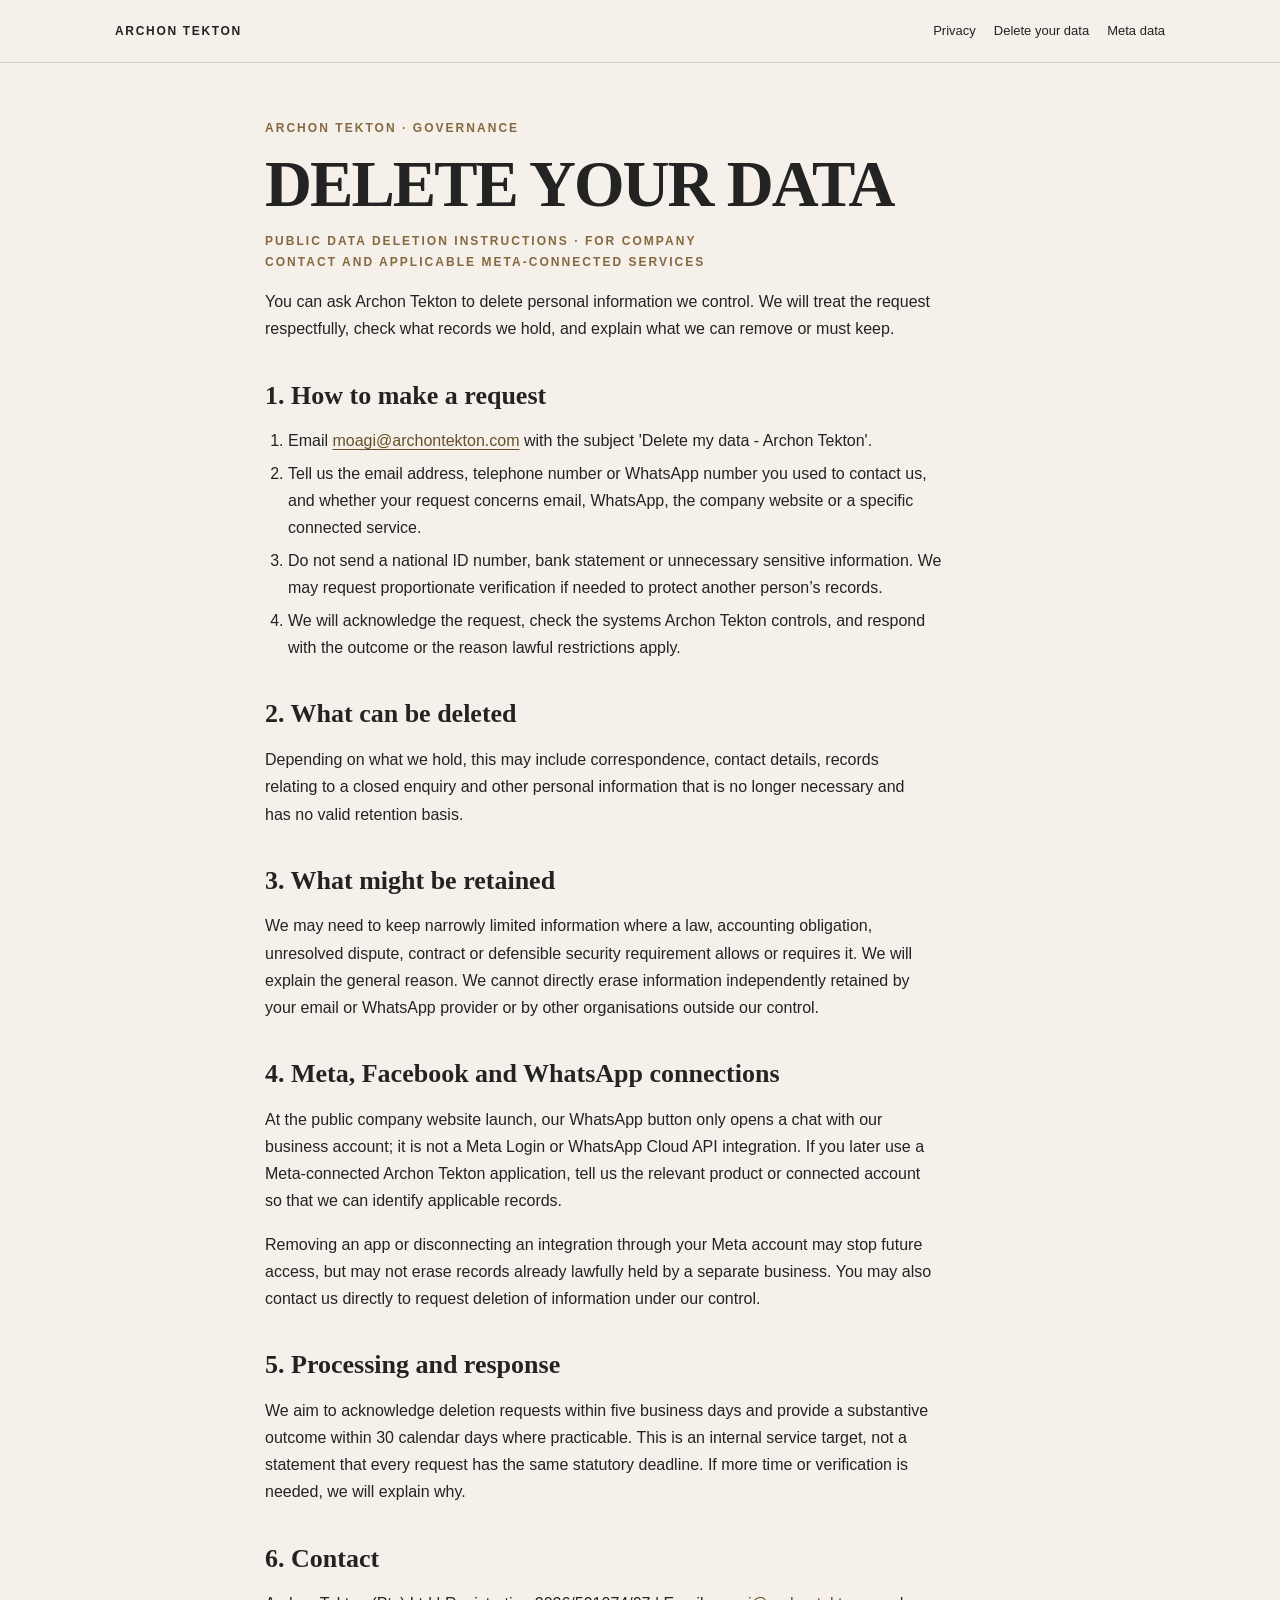
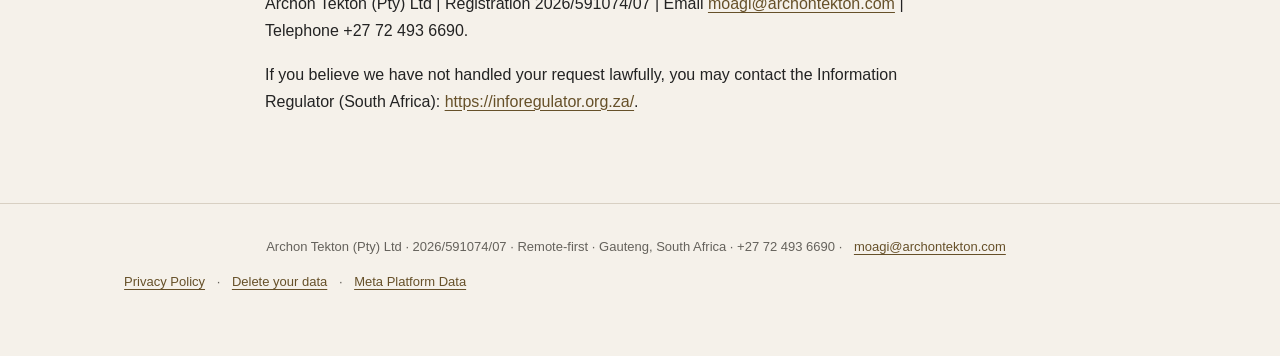
<file: site/delete-data/index.html>
<!doctype html>
<html lang="en">
<head><meta charset="utf-8"><meta name="viewport" content="width=device-width,initial-scale=1">
<title>Delete Your Data | Archon Tekton</title>
<meta name="description" content="Delete Your Data for Archon Tekton (Pty) Ltd, South Africa.">
<link rel="canonical" href="https://archontekton.com/delete-data/">
<style>
:root{--ink:#232323;--gold:#b99159;--paper:#f5f1ea;--line:#d8d0c3}*{box-sizing:border-box}html{scroll-behavior:smooth}body{margin:0;color:var(--ink);background:var(--paper);font-family:Arial,Helvetica,sans-serif;font-size:16px;line-height:1.7}a{color:#665029;text-underline-offset:.2em}a:hover{color:#232323}header{border-bottom:1px solid var(--line);padding:20px max(24px,calc((100vw - 1050px)/2));display:flex;justify-content:space-between;align-items:center;gap:18px}header a{color:var(--ink);text-decoration:none;font-weight:700;letter-spacing:.14em;font-size:12px}nav{display:flex;gap:18px;flex-wrap:wrap}nav a{font-weight:400;letter-spacing:0;font-size:13px}main{max-width:800px;margin:55px auto 88px;padding:0 25px}h1{font-family:Georgia,'Times New Roman',serif;font-size:clamp(42px,6vw,65px);line-height:1.06;letter-spacing:-.03em;margin:0 0 12px}h2{font-family:Georgia,'Times New Roman',serif;font-size:26px;line-height:1.18;margin:38px 0 12px}p,li{max-width:75ch}li{margin:.35em 0}ul,ol{padding-left:23px}.overline{font-size:12px;font-weight:bold;letter-spacing:.17em;color:#84683f;text-transform:uppercase}.intro{font-size:19px;line-height:1.6;margin:23px 0 28px}.legal{padding:18px 22px;border:1px solid var(--line);border-left:4px solid var(--gold);background:#fff9ee;margin:25px 0 30px}.legal strong{display:block}footer{border-top:1px solid var(--line);padding:32px 24px 50px;text-align:center;font-size:13px;color:#65625c}footer a{padding:0 8px}@media(max-width:560px){header{align-items:flex-start;flex-direction:column}main{margin:45px auto 65px}h2{font-size:23px}}
</style>
</head><body>
<header><a href="/">ARCHON TEKTON</a><nav><a href="/privacy/">Privacy</a><a href="/delete-data/">Delete your data</a><a href="/meta-data/">Meta data</a></nav></header>
<main>
<p class="overline">ARCHON TEKTON · GOVERNANCE</p>
<h1>DELETE YOUR DATA</h1>
<p class="overline">Public data deletion instructions · For company contact and applicable Meta-connected services</p>
<p>You can ask Archon Tekton to delete personal information we control. We will treat the request respectfully, check what records we hold, and explain what we can remove or must keep.</p>
<h2>1. How to make a request</h2>
<ol>
<li>Email <a href="mailto:moagi@archontekton.com">moagi@archontekton.com</a> with the subject &#x27;Delete my data - Archon Tekton&#x27;.</li>
<li>Tell us the email address, telephone number or WhatsApp number you used to contact us, and whether your request concerns email, WhatsApp, the company website or a specific connected service.</li>
<li>Do not send a national ID number, bank statement or unnecessary sensitive information. We may request proportionate verification if needed to protect another person’s records.</li>
<li>We will acknowledge the request, check the systems Archon Tekton controls, and respond with the outcome or the reason lawful restrictions apply.</li>
</ol>
<h2>2. What can be deleted</h2>
<p>Depending on what we hold, this may include correspondence, contact details, records relating to a closed enquiry and other personal information that is no longer necessary and has no valid retention basis.</p>
<h2>3. What might be retained</h2>
<p>We may need to keep narrowly limited information where a law, accounting obligation, unresolved dispute, contract or defensible security requirement allows or requires it. We will explain the general reason. We cannot directly erase information independently retained by your email or WhatsApp provider or by other organisations outside our control.</p>
<h2>4. Meta, Facebook and WhatsApp connections</h2>
<p>At the public company website launch, our WhatsApp button only opens a chat with our business account; it is not a Meta Login or WhatsApp Cloud API integration. If you later use a Meta-connected Archon Tekton application, tell us the relevant product or connected account so that we can identify applicable records.</p>
<p>Removing an app or disconnecting an integration through your Meta account may stop future access, but may not erase records already lawfully held by a separate business. You may also contact us directly to request deletion of information under our control.</p>
<h2>5. Processing and response</h2>
<p>We aim to acknowledge deletion requests within five business days and provide a substantive outcome within 30 calendar days where practicable. This is an internal service target, not a statement that every request has the same statutory deadline. If more time or verification is needed, we will explain why.</p>
<h2>6. Contact</h2>
<p>Archon Tekton (Pty) Ltd | Registration 2026/591074/07 | Email <a href="mailto:moagi@archontekton.com">moagi@archontekton.com</a> | Telephone +27 72 493 6690.</p>
<p>If you believe we have not handled your request lawfully, you may contact the Information Regulator (South Africa): <a href="https://inforegulator.org.za/" rel="noopener noreferrer">https://inforegulator.org.za/</a>.</p>
</main><footer>Archon Tekton (Pty) Ltd · 2026/591074/07 · Remote-first · Gauteng, South Africa · +27 72 493 6690 · <a href="mailto:moagi@archontekton.com">moagi@archontekton.com</a><p><a href="/privacy/">Privacy Policy</a> · <a href="/delete-data/">Delete your data</a> · <a href="/meta-data/">Meta Platform Data</a></p></footer></body></html>
</file>
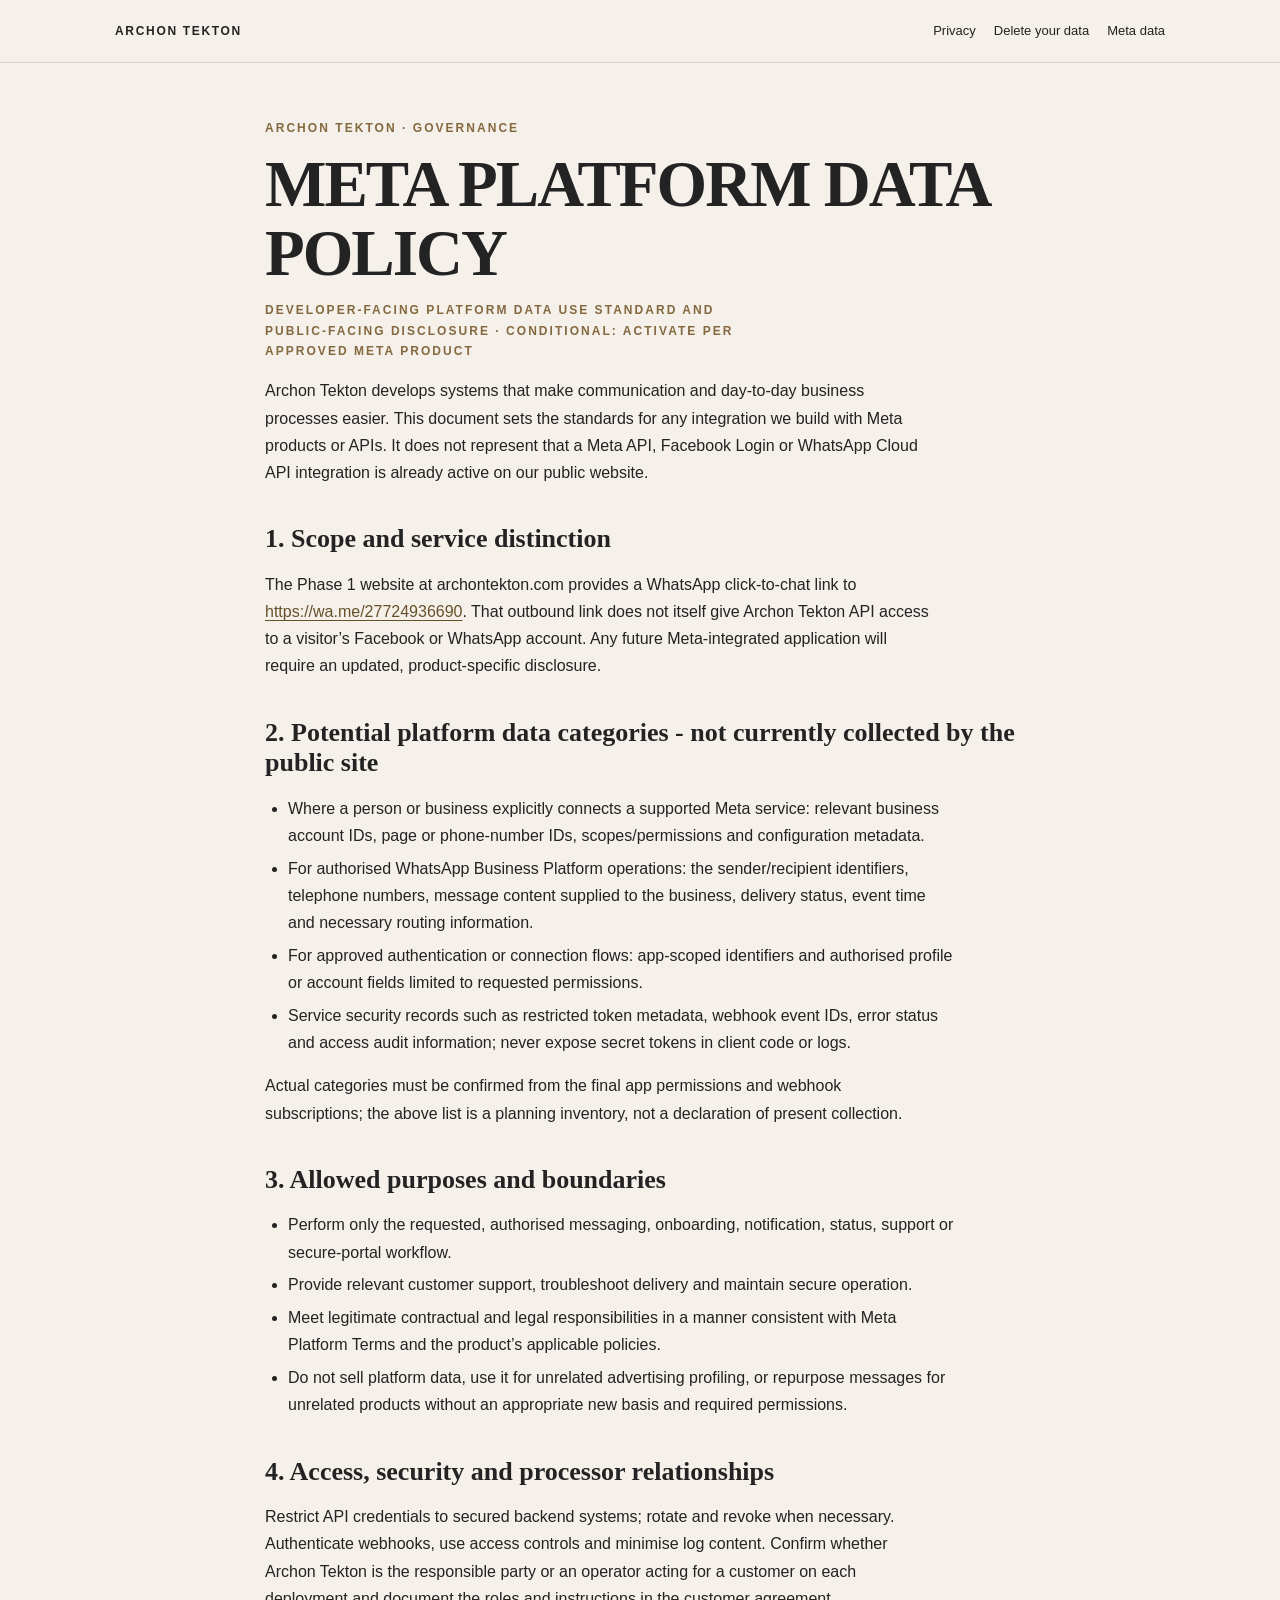
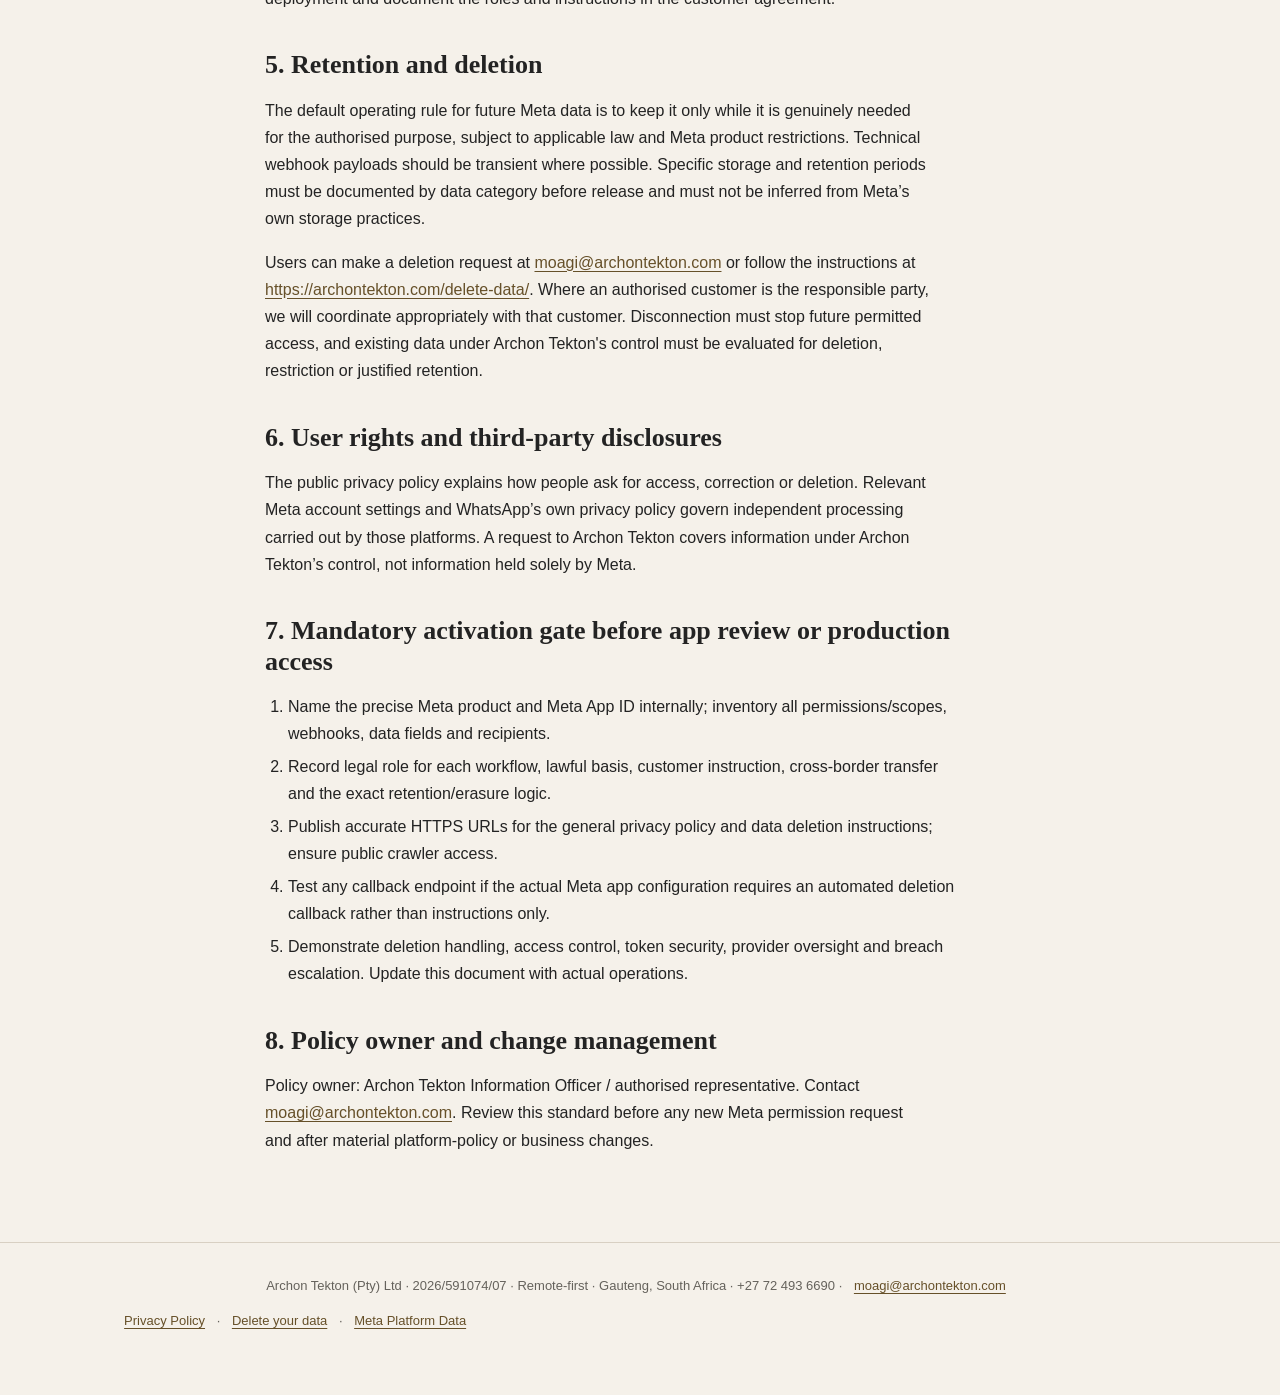
<file: site/meta-data/index.html>
<!doctype html>
<html lang="en">
<head><meta charset="utf-8"><meta name="viewport" content="width=device-width,initial-scale=1">
<title>Meta Platform Data Policy | Archon Tekton</title>
<meta name="description" content="Meta Platform Data Policy for Archon Tekton (Pty) Ltd, South Africa.">
<link rel="canonical" href="https://archontekton.com/meta-data/">
<style>
:root{--ink:#232323;--gold:#b99159;--paper:#f5f1ea;--line:#d8d0c3}*{box-sizing:border-box}html{scroll-behavior:smooth}body{margin:0;color:var(--ink);background:var(--paper);font-family:Arial,Helvetica,sans-serif;font-size:16px;line-height:1.7}a{color:#665029;text-underline-offset:.2em}a:hover{color:#232323}header{border-bottom:1px solid var(--line);padding:20px max(24px,calc((100vw - 1050px)/2));display:flex;justify-content:space-between;align-items:center;gap:18px}header a{color:var(--ink);text-decoration:none;font-weight:700;letter-spacing:.14em;font-size:12px}nav{display:flex;gap:18px;flex-wrap:wrap}nav a{font-weight:400;letter-spacing:0;font-size:13px}main{max-width:800px;margin:55px auto 88px;padding:0 25px}h1{font-family:Georgia,'Times New Roman',serif;font-size:clamp(42px,6vw,65px);line-height:1.06;letter-spacing:-.03em;margin:0 0 12px}h2{font-family:Georgia,'Times New Roman',serif;font-size:26px;line-height:1.18;margin:38px 0 12px}p,li{max-width:75ch}li{margin:.35em 0}ul,ol{padding-left:23px}.overline{font-size:12px;font-weight:bold;letter-spacing:.17em;color:#84683f;text-transform:uppercase}.intro{font-size:19px;line-height:1.6;margin:23px 0 28px}.legal{padding:18px 22px;border:1px solid var(--line);border-left:4px solid var(--gold);background:#fff9ee;margin:25px 0 30px}.legal strong{display:block}footer{border-top:1px solid var(--line);padding:32px 24px 50px;text-align:center;font-size:13px;color:#65625c}footer a{padding:0 8px}@media(max-width:560px){header{align-items:flex-start;flex-direction:column}main{margin:45px auto 65px}h2{font-size:23px}}
</style>
</head><body>
<header><a href="/">ARCHON TEKTON</a><nav><a href="/privacy/">Privacy</a><a href="/delete-data/">Delete your data</a><a href="/meta-data/">Meta data</a></nav></header>
<main>
<p class="overline">ARCHON TEKTON · GOVERNANCE</p>
<h1>META PLATFORM DATA POLICY</h1>
<p class="overline">Developer-facing platform data use standard and public-facing disclosure · Conditional: activate per approved Meta product</p>
<p>Archon Tekton develops systems that make communication and day-to-day business processes easier. This document sets the standards for any integration we build with Meta products or APIs. It does not represent that a Meta API, Facebook Login or WhatsApp Cloud API integration is already active on our public website.</p>
<h2>1. Scope and service distinction</h2>
<p>The Phase 1 website at archontekton.com provides a WhatsApp click-to-chat link to <a href="https://wa.me/27724936690" rel="noopener noreferrer">https://wa.me/27724936690</a>. That outbound link does not itself give Archon Tekton API access to a visitor’s Facebook or WhatsApp account. Any future Meta-integrated application will require an updated, product-specific disclosure.</p>
<h2>2. Potential platform data categories - not currently collected by the public site</h2>
<ul>
<li>Where a person or business explicitly connects a supported Meta service: relevant business account IDs, page or phone-number IDs, scopes/permissions and configuration metadata.</li>
<li>For authorised WhatsApp Business Platform operations: the sender/recipient identifiers, telephone numbers, message content supplied to the business, delivery status, event time and necessary routing information.</li>
<li>For approved authentication or connection flows: app-scoped identifiers and authorised profile or account fields limited to requested permissions.</li>
<li>Service security records such as restricted token metadata, webhook event IDs, error status and access audit information; never expose secret tokens in client code or logs.</li>
</ul>
<p>Actual categories must be confirmed from the final app permissions and webhook subscriptions; the above list is a planning inventory, not a declaration of present collection.</p>
<h2>3. Allowed purposes and boundaries</h2>
<ul>
<li>Perform only the requested, authorised messaging, onboarding, notification, status, support or secure-portal workflow.</li>
<li>Provide relevant customer support, troubleshoot delivery and maintain secure operation.</li>
<li>Meet legitimate contractual and legal responsibilities in a manner consistent with Meta Platform Terms and the product’s applicable policies.</li>
<li>Do not sell platform data, use it for unrelated advertising profiling, or repurpose messages for unrelated products without an appropriate new basis and required permissions.</li>
</ul>
<h2>4. Access, security and processor relationships</h2>
<p>Restrict API credentials to secured backend systems; rotate and revoke when necessary. Authenticate webhooks, use access controls and minimise log content. Confirm whether Archon Tekton is the responsible party or an operator acting for a customer on each deployment and document the roles and instructions in the customer agreement.</p>
<h2>5. Retention and deletion</h2>
<p>The default operating rule for future Meta data is to keep it only while it is genuinely needed for the authorised purpose, subject to applicable law and Meta product restrictions. Technical webhook payloads should be transient where possible. Specific storage and retention periods must be documented by data category before release and must not be inferred from Meta’s own storage practices.</p>
<p>Users can make a deletion request at <a href="mailto:moagi@archontekton.com">moagi@archontekton.com</a> or follow the instructions at <a href="/delete-data/">https://archontekton.com/delete-data/</a>. Where an authorised customer is the responsible party, we will coordinate appropriately with that customer. Disconnection must stop future permitted access, and existing data under Archon Tekton&#x27;s control must be evaluated for deletion, restriction or justified retention.</p>
<h2>6. User rights and third-party disclosures</h2>
<p>The public privacy policy explains how people ask for access, correction or deletion. Relevant Meta account settings and WhatsApp’s own privacy policy govern independent processing carried out by those platforms. A request to Archon Tekton covers information under Archon Tekton’s control, not information held solely by Meta.</p>
<h2>7. Mandatory activation gate before app review or production access</h2>
<ol>
<li>Name the precise Meta product and Meta App ID internally; inventory all permissions/scopes, webhooks, data fields and recipients.</li>
<li>Record legal role for each workflow, lawful basis, customer instruction, cross-border transfer and the exact retention/erasure logic.</li>
<li>Publish accurate HTTPS URLs for the general privacy policy and data deletion instructions; ensure public crawler access.</li>
<li>Test any callback endpoint if the actual Meta app configuration requires an automated deletion callback rather than instructions only.</li>
<li>Demonstrate deletion handling, access control, token security, provider oversight and breach escalation. Update this document with actual operations.</li>
</ol>
<h2>8. Policy owner and change management</h2>
<p>Policy owner: Archon Tekton Information Officer / authorised representative. Contact <a href="mailto:moagi@archontekton.com">moagi@archontekton.com</a>. Review this standard before any new Meta permission request and after material platform-policy or business changes.</p>
</main><footer>Archon Tekton (Pty) Ltd · 2026/591074/07 · Remote-first · Gauteng, South Africa · +27 72 493 6690 · <a href="mailto:moagi@archontekton.com">moagi@archontekton.com</a><p><a href="/privacy/">Privacy Policy</a> · <a href="/delete-data/">Delete your data</a> · <a href="/meta-data/">Meta Platform Data</a></p></footer></body></html>
</file>
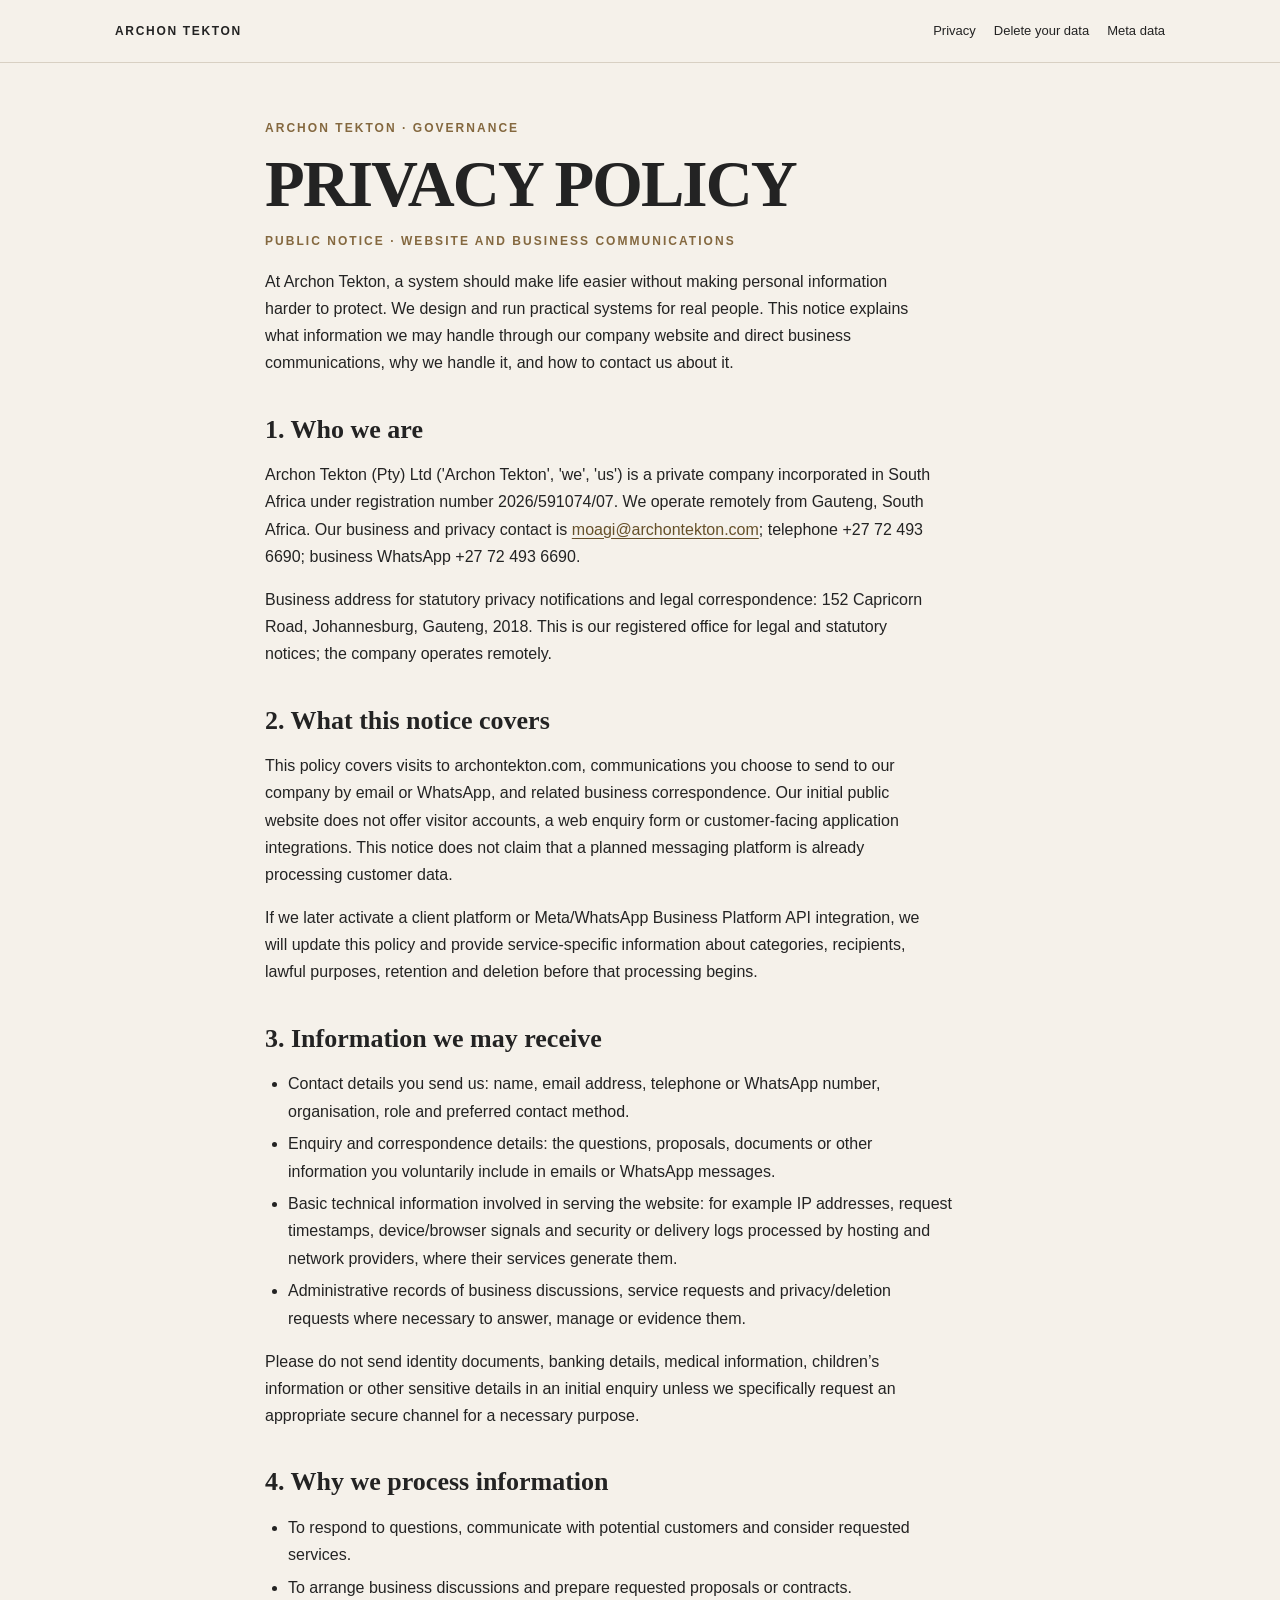
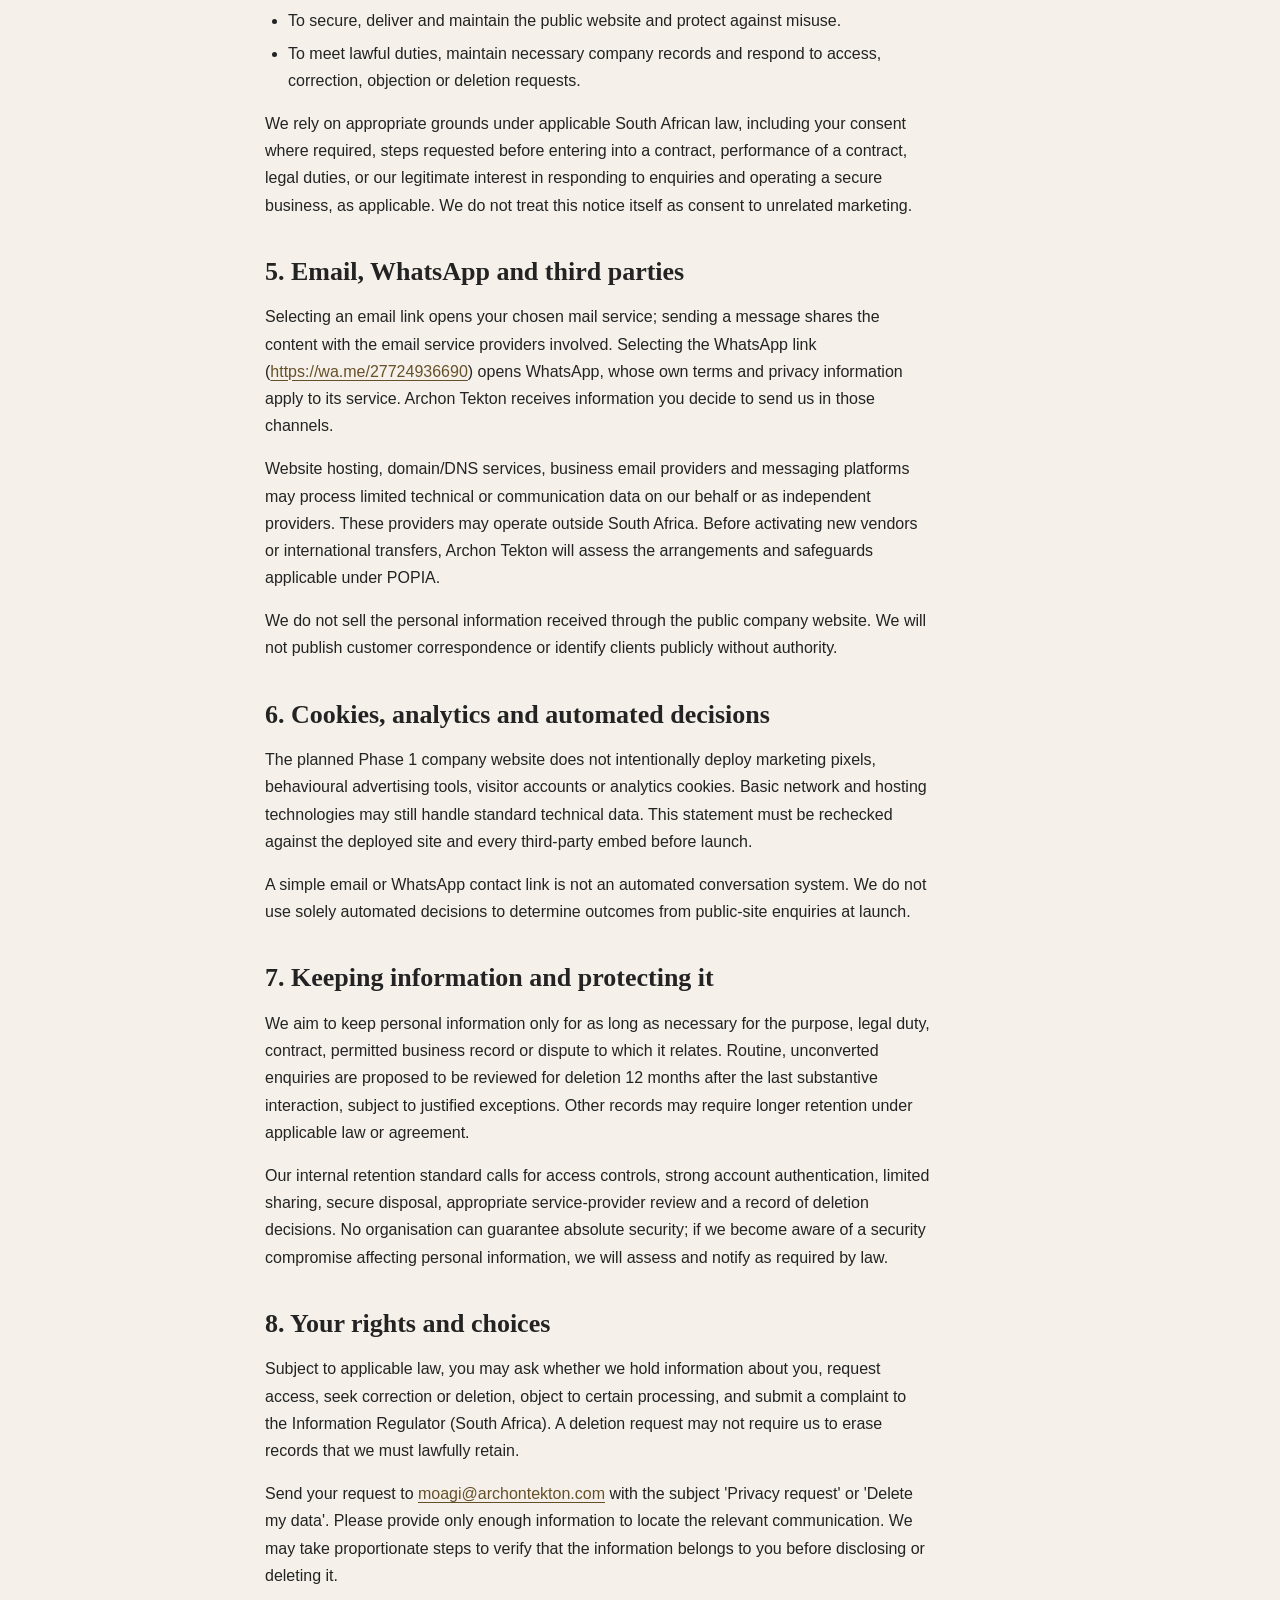
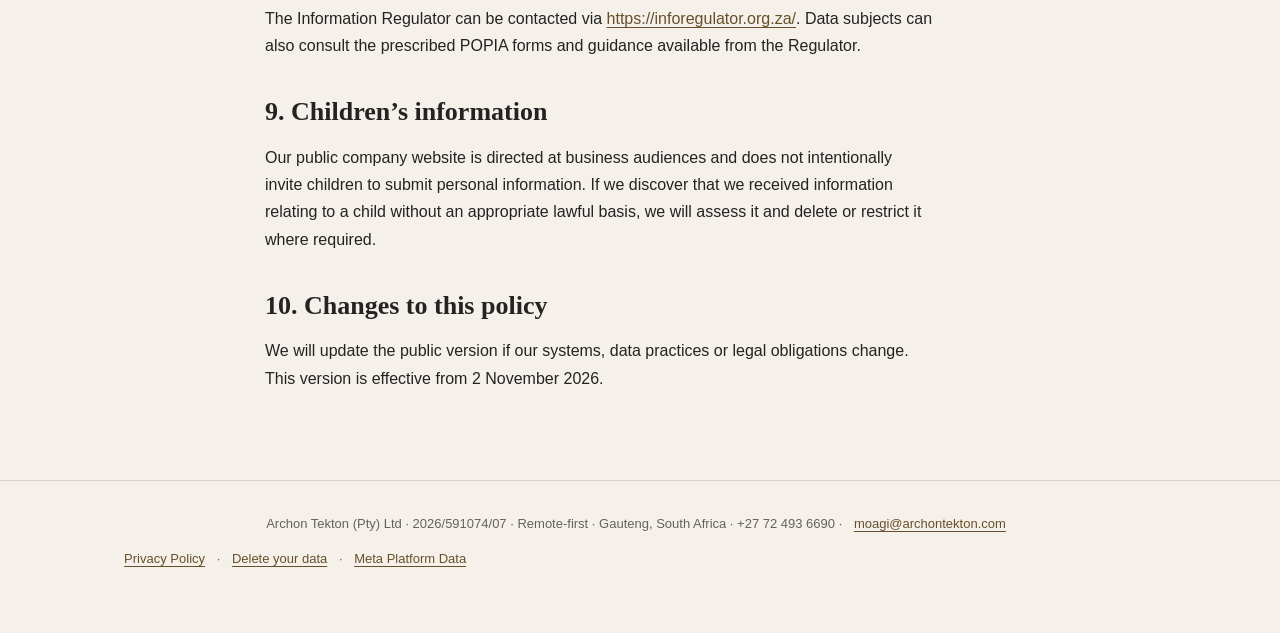
<file: site/privacy/index.html>
<!doctype html>
<html lang="en">
<head><meta charset="utf-8"><meta name="viewport" content="width=device-width,initial-scale=1">
<title>Privacy Policy | Archon Tekton</title>
<meta name="description" content="Privacy Policy for Archon Tekton (Pty) Ltd, South Africa.">
<link rel="canonical" href="https://archontekton.com/privacy/">
<style>
:root{--ink:#232323;--gold:#b99159;--paper:#f5f1ea;--line:#d8d0c3}*{box-sizing:border-box}html{scroll-behavior:smooth}body{margin:0;color:var(--ink);background:var(--paper);font-family:Arial,Helvetica,sans-serif;font-size:16px;line-height:1.7}a{color:#665029;text-underline-offset:.2em}a:hover{color:#232323}header{border-bottom:1px solid var(--line);padding:20px max(24px,calc((100vw - 1050px)/2));display:flex;justify-content:space-between;align-items:center;gap:18px}header a{color:var(--ink);text-decoration:none;font-weight:700;letter-spacing:.14em;font-size:12px}nav{display:flex;gap:18px;flex-wrap:wrap}nav a{font-weight:400;letter-spacing:0;font-size:13px}main{max-width:800px;margin:55px auto 88px;padding:0 25px}h1{font-family:Georgia,'Times New Roman',serif;font-size:clamp(42px,6vw,65px);line-height:1.06;letter-spacing:-.03em;margin:0 0 12px}h2{font-family:Georgia,'Times New Roman',serif;font-size:26px;line-height:1.18;margin:38px 0 12px}p,li{max-width:75ch}li{margin:.35em 0}ul,ol{padding-left:23px}.overline{font-size:12px;font-weight:bold;letter-spacing:.17em;color:#84683f;text-transform:uppercase}.intro{font-size:19px;line-height:1.6;margin:23px 0 28px}.legal{padding:18px 22px;border:1px solid var(--line);border-left:4px solid var(--gold);background:#fff9ee;margin:25px 0 30px}.legal strong{display:block}footer{border-top:1px solid var(--line);padding:32px 24px 50px;text-align:center;font-size:13px;color:#65625c}footer a{padding:0 8px}@media(max-width:560px){header{align-items:flex-start;flex-direction:column}main{margin:45px auto 65px}h2{font-size:23px}}
</style>
</head><body>
<header><a href="/">ARCHON TEKTON</a><nav><a href="/privacy/">Privacy</a><a href="/delete-data/">Delete your data</a><a href="/meta-data/">Meta data</a></nav></header>
<main>
<p class="overline">ARCHON TEKTON · GOVERNANCE</p>
<h1>PRIVACY POLICY</h1>
<p class="overline">Public notice · Website and business communications</p>
<p>At Archon Tekton, a system should make life easier without making personal information harder to protect. We design and run practical systems for real people. This notice explains what information we may handle through our company website and direct business communications, why we handle it, and how to contact us about it.</p>
<h2>1. Who we are</h2>
<p>Archon Tekton (Pty) Ltd (&#x27;Archon Tekton&#x27;, &#x27;we&#x27;, &#x27;us&#x27;) is a private company incorporated in South Africa under registration number 2026/591074/07. We operate remotely from Gauteng, South Africa. Our business and privacy contact is <a href="mailto:moagi@archontekton.com">moagi@archontekton.com</a>; telephone +27 72 493 6690; business WhatsApp +27 72 493 6690.</p>
<p>Business address for statutory privacy notifications and legal correspondence: 152 Capricorn Road, Johannesburg, Gauteng, 2018. This is our registered office for legal and statutory notices; the company operates remotely.</p>
<h2>2. What this notice covers</h2>
<p>This policy covers visits to archontekton.com, communications you choose to send to our company by email or WhatsApp, and related business correspondence. Our initial public website does not offer visitor accounts, a web enquiry form or customer-facing application integrations. This notice does not claim that a planned messaging platform is already processing customer data.</p>
<p>If we later activate a client platform or Meta/WhatsApp Business Platform API integration, we will update this policy and provide service-specific information about categories, recipients, lawful purposes, retention and deletion before that processing begins.</p>
<h2>3. Information we may receive</h2>
<ul>
<li>Contact details you send us: name, email address, telephone or WhatsApp number, organisation, role and preferred contact method.</li>
<li>Enquiry and correspondence details: the questions, proposals, documents or other information you voluntarily include in emails or WhatsApp messages.</li>
<li>Basic technical information involved in serving the website: for example IP addresses, request timestamps, device/browser signals and security or delivery logs processed by hosting and network providers, where their services generate them.</li>
<li>Administrative records of business discussions, service requests and privacy/deletion requests where necessary to answer, manage or evidence them.</li>
</ul>
<p>Please do not send identity documents, banking details, medical information, children’s information or other sensitive details in an initial enquiry unless we specifically request an appropriate secure channel for a necessary purpose.</p>
<h2>4. Why we process information</h2>
<ul>
<li>To respond to questions, communicate with potential customers and consider requested services.</li>
<li>To arrange business discussions and prepare requested proposals or contracts.</li>
<li>To secure, deliver and maintain the public website and protect against misuse.</li>
<li>To meet lawful duties, maintain necessary company records and respond to access, correction, objection or deletion requests.</li>
</ul>
<p>We rely on appropriate grounds under applicable South African law, including your consent where required, steps requested before entering into a contract, performance of a contract, legal duties, or our legitimate interest in responding to enquiries and operating a secure business, as applicable. We do not treat this notice itself as consent to unrelated marketing.</p>
<h2>5. Email, WhatsApp and third parties</h2>
<p>Selecting an email link opens your chosen mail service; sending a message shares the content with the email service providers involved. Selecting the WhatsApp link (<a href="https://wa.me/27724936690" rel="noopener noreferrer">https://wa.me/27724936690</a>) opens WhatsApp, whose own terms and privacy information apply to its service. Archon Tekton receives information you decide to send us in those channels.</p>
<p>Website hosting, domain/DNS services, business email providers and messaging platforms may process limited technical or communication data on our behalf or as independent providers. These providers may operate outside South Africa. Before activating new vendors or international transfers, Archon Tekton will assess the arrangements and safeguards applicable under POPIA.</p>
<p>We do not sell the personal information received through the public company website. We will not publish customer correspondence or identify clients publicly without authority.</p>
<h2>6. Cookies, analytics and automated decisions</h2>
<p>The planned Phase 1 company website does not intentionally deploy marketing pixels, behavioural advertising tools, visitor accounts or analytics cookies. Basic network and hosting technologies may still handle standard technical data. This statement must be rechecked against the deployed site and every third-party embed before launch.</p>
<p>A simple email or WhatsApp contact link is not an automated conversation system. We do not use solely automated decisions to determine outcomes from public-site enquiries at launch.</p>
<h2>7. Keeping information and protecting it</h2>
<p>We aim to keep personal information only for as long as necessary for the purpose, legal duty, contract, permitted business record or dispute to which it relates. Routine, unconverted enquiries are proposed to be reviewed for deletion 12 months after the last substantive interaction, subject to justified exceptions. Other records may require longer retention under applicable law or agreement.</p>
<p>Our internal retention standard calls for access controls, strong account authentication, limited sharing, secure disposal, appropriate service-provider review and a record of deletion decisions. No organisation can guarantee absolute security; if we become aware of a security compromise affecting personal information, we will assess and notify as required by law.</p>
<h2>8. Your rights and choices</h2>
<p>Subject to applicable law, you may ask whether we hold information about you, request access, seek correction or deletion, object to certain processing, and submit a complaint to the Information Regulator (South Africa). A deletion request may not require us to erase records that we must lawfully retain.</p>
<p>Send your request to <a href="mailto:moagi@archontekton.com">moagi@archontekton.com</a> with the subject &#x27;Privacy request&#x27; or &#x27;Delete my data&#x27;. Please provide only enough information to locate the relevant communication. We may take proportionate steps to verify that the information belongs to you before disclosing or deleting it.</p>
<p>The Information Regulator can be contacted via <a href="https://inforegulator.org.za/" rel="noopener noreferrer">https://inforegulator.org.za/</a>. Data subjects can also consult the prescribed POPIA forms and guidance available from the Regulator.</p>
<h2>9. Children’s information</h2>
<p>Our public company website is directed at business audiences and does not intentionally invite children to submit personal information. If we discover that we received information relating to a child without an appropriate lawful basis, we will assess it and delete or restrict it where required.</p>
<h2>10. Changes to this policy</h2>
<p>We will update the public version if our systems, data practices or legal obligations change. This version is effective from 2 November 2026.</p>
</main><footer>Archon Tekton (Pty) Ltd · 2026/591074/07 · Remote-first · Gauteng, South Africa · +27 72 493 6690 · <a href="mailto:moagi@archontekton.com">moagi@archontekton.com</a><p><a href="/privacy/">Privacy Policy</a> · <a href="/delete-data/">Delete your data</a> · <a href="/meta-data/">Meta Platform Data</a></p></footer></body></html>
</file>
